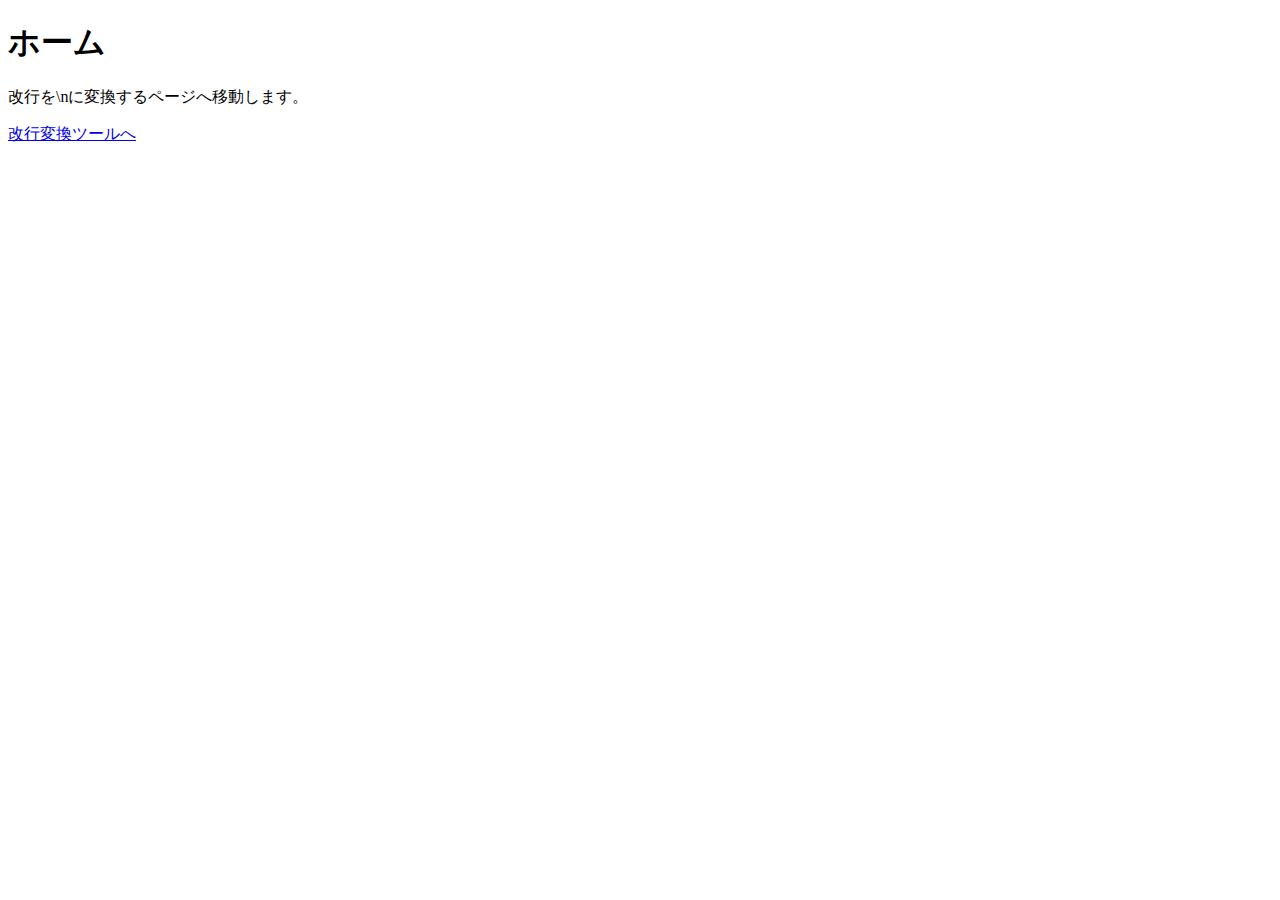
<file: index.html>
<!DOCTYPE html>
<html lang="ja">
<head>
  <meta charset="UTF-8" />
  <meta name="viewport" content="width=device-width, initial-scale=1" />
  <title>ホーム</title>
  <style src="style.css"></style>
</head>
<body>
  <h1>ホーム</h1>
  <p>改行を\nに変換するページへ移動します。</p>
  <a href="pages/kaigyou.html">改行変換ツールへ</a>
</body>
</html>
</file>
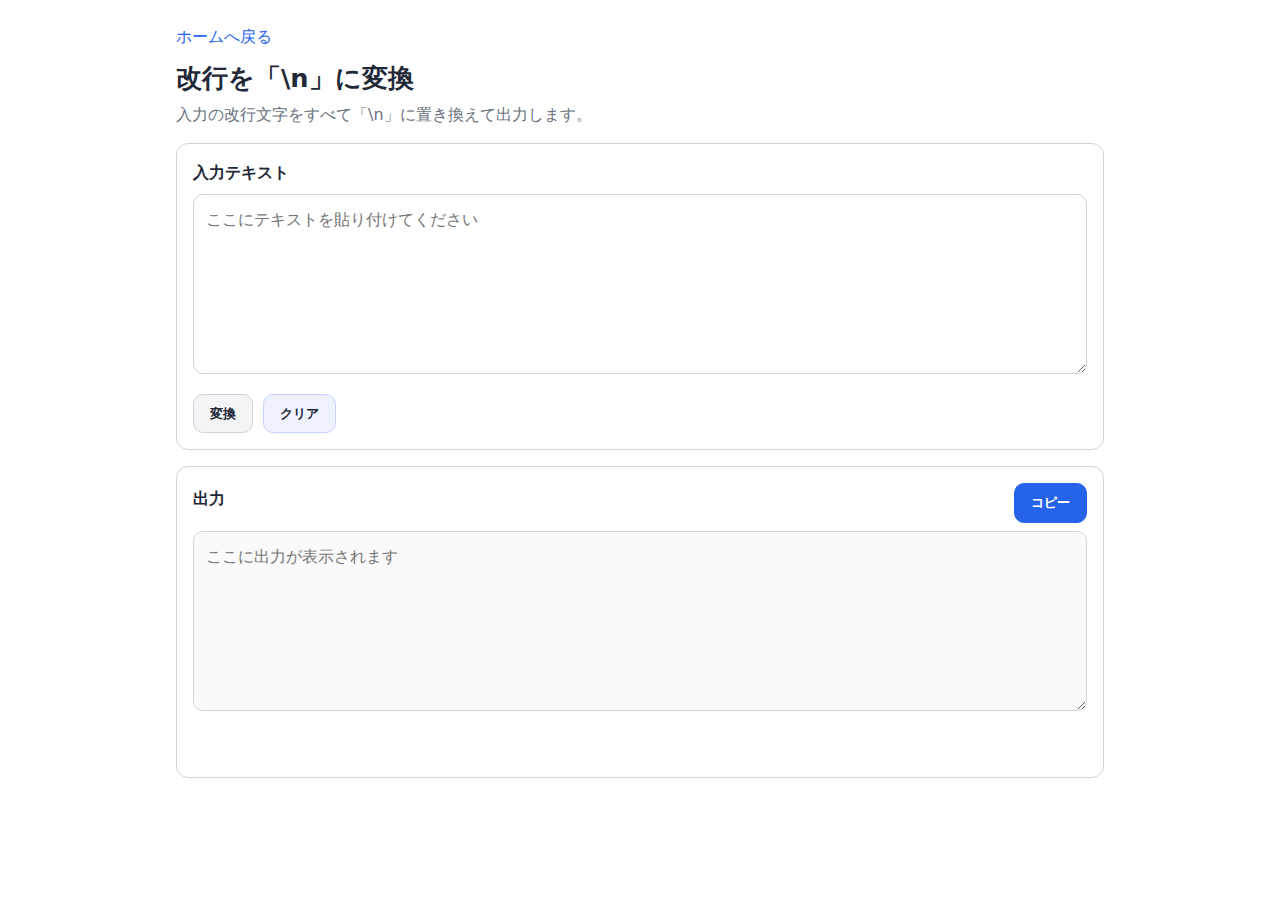
<file: kaigyou/kaigyou.html>
<!-- kaigyou.html -->
<!DOCTYPE html>
<html lang="ja">
<head>
  <meta charset="UTF-8" />
  <meta name="viewport" content="width=device-width, initial-scale=1" />
  <title>改行を \\n に変換</title>
  <link rel="stylesheet" href="kaigyou.css" />
</head>
<body>
  <header class="header">
    <nav class="nav">
      <a href="../index.html" class="nav__link">ホームへ戻る</a>
    </nav>
    <h1 class="title">改行を「\n」に変換</h1>
    <p class="subtitle">入力の改行文字をすべて「\n」に置き換えて出力します。</p>
  </header>

  <main class="container">
    <section class="panel">
      <label for="input" class="label">入力テキスト</label>
      <textarea id="input" class="textarea" placeholder="ここにテキストを貼り付けてください"></textarea>

      <div class="controls">
        <button id="convertBtn" class="btn">変換</button>
        <button id="clearBtn" class="btn btn--secondary">クリア</button>
      </div>
    </section>

    <section class="panel">
      <div class="output-header">
        <span class="label">出力</span>
        <button id="copyBtn" class="btn btn--primary">コピー</button>
      </div>
      <textarea id="output" class="textarea textarea--output" readonly placeholder="ここに出力が表示されます"></textarea>
      <p id="copyStatus" class="status" aria-live="polite"></p>
    </section>
  </main>

  <script src="kaigyou.js"></script>
</body>
</html>
</file>
<file: kaigyou/kaigyou.css>
/* kaigyou.css */
:root {
  --bg: #ffffff;
  --fg: #1f2937;
  --muted: #6b7280;
  --border: #d1d5db;
  --primary: #2563eb;
  --primary-ink: #ffffff;
  --secondary: #f3f4f6;
}

* { box-sizing: border-box; }

body {
  margin: 0;
  padding: 0;
  background: var(--bg);
  color: var(--fg);
  font-family: system-ui, -apple-system, "Segoe UI", Roboto, "Noto Sans JP", sans-serif;
  line-height: 1.6;
}

.header { padding: 1.5rem 1rem 0; max-width: 960px; margin: 0 auto; }
.nav { display: flex; justify-content: flex-start; margin-bottom: 0.5rem; }
.nav__link { color: var(--primary); text-decoration: none; }
.nav__link:hover { text-decoration: underline; }

.title { margin: 0.2rem 0 0.2rem; font-size: 1.6rem; }
.subtitle { margin: 0; color: var(--muted); }

.container { max-width: 960px; margin: 1rem auto; padding: 0 1rem; display: grid; gap: 1rem; }
.panel { background: #fff; border: 1px solid var(--border); border-radius: 12px; padding: 1rem; }

.label { display: block; font-weight: 600; margin-bottom: 0.5rem; }

.textarea {
  width: 100%;
  min-height: 180px;
  border: 1px solid var(--border);
  border-radius: 10px;
  font: inherit;
  padding: 0.75rem;
  resize: vertical;
}
.textarea:focus { outline: 2px solid #c7d2fe; border-color: #c7d2fe; }
.textarea--output { background: #fafafa; }

.controls { display: flex; gap: 0.6rem; margin-top: 0.8rem; flex-wrap: wrap; }

.btn {
  appearance: none;
  border: 1px solid var(--border);
  border-radius: 10px;
  padding: 0.6rem 1rem;
  background: var(--secondary);
  color: var(--fg);
  cursor: pointer;
  font-weight: 600;
}
.btn:hover { filter: brightness(0.97); }
.btn:active { transform: translateY(1px); }

.btn--primary {
  background: var(--primary);
  border-color: var(--primary);
  color: var(--primary-ink);
}

.btn--secondary {
  background: #eef2ff;
  border-color: #c7d2fe;
}

.output-header {
  display: flex;
  align-items: center;
  justify-content: space-between;
  gap: 0.8rem;
  margin-bottom: 0.5rem;
}

.status {
  margin-top: 0.5rem;
  min-height: 1.2em;
  color: var(--muted);
}
</file>
